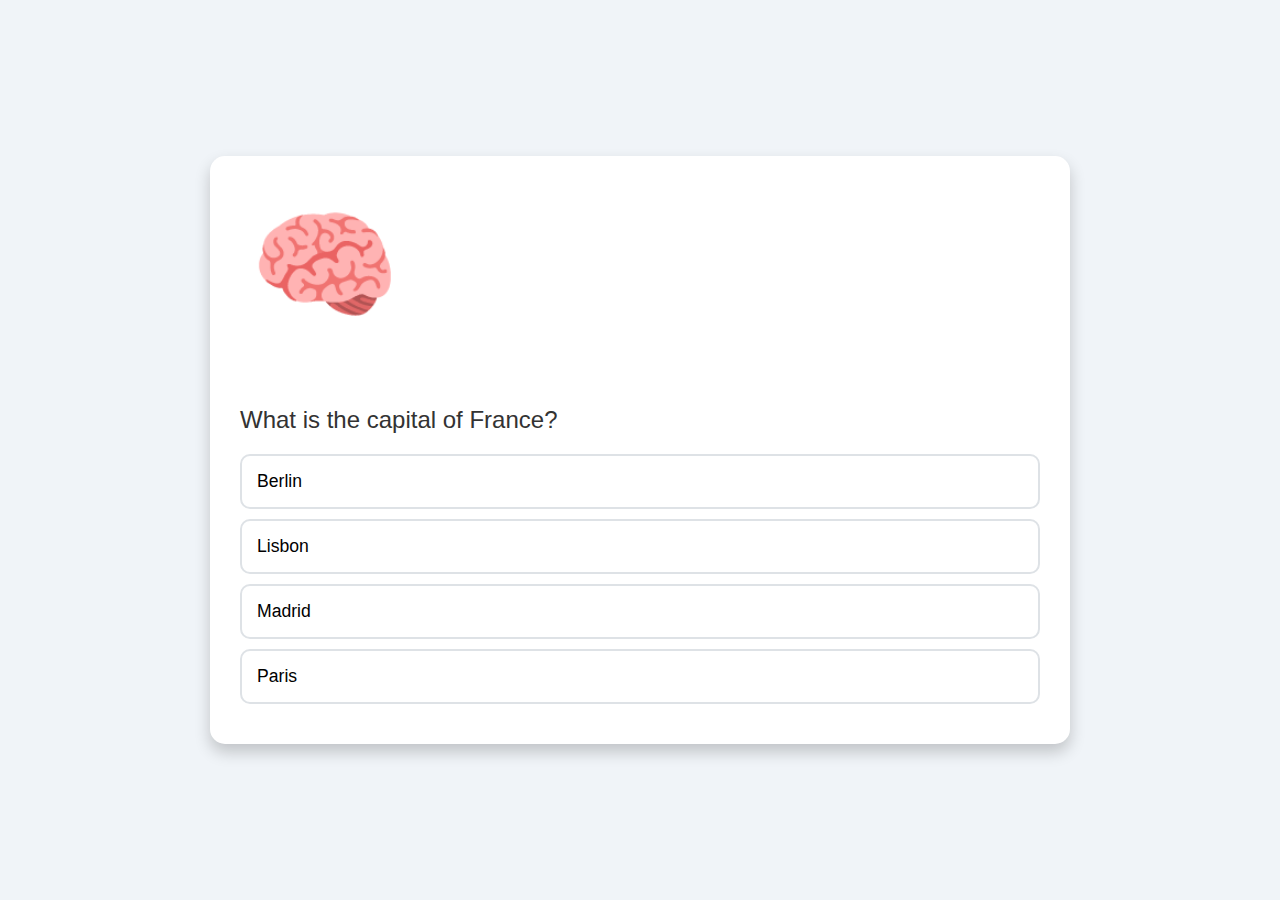
<file: index.html>
<!DOCTYPE html>
<html lang="en">
<head>
    <meta charset="UTF-8">
    <meta name="viewport" content="width=device-width, initial-scale=1.0">
    <title>Quiz Application</title>
    <link rel="stylesheet" href="styles.css">
</head>
<body>
    <div id="quiz-container">
        <h1>Quiz Time!</h1>
        <div id="question">Question goes here</div>
        <div id="options">
            <!-- Options will be dynamically added here -->
        </div>
        <button id="next-button">Next</button>
    </div>
    <script src="scripts.js"></script>
</body>
</html>
</file>
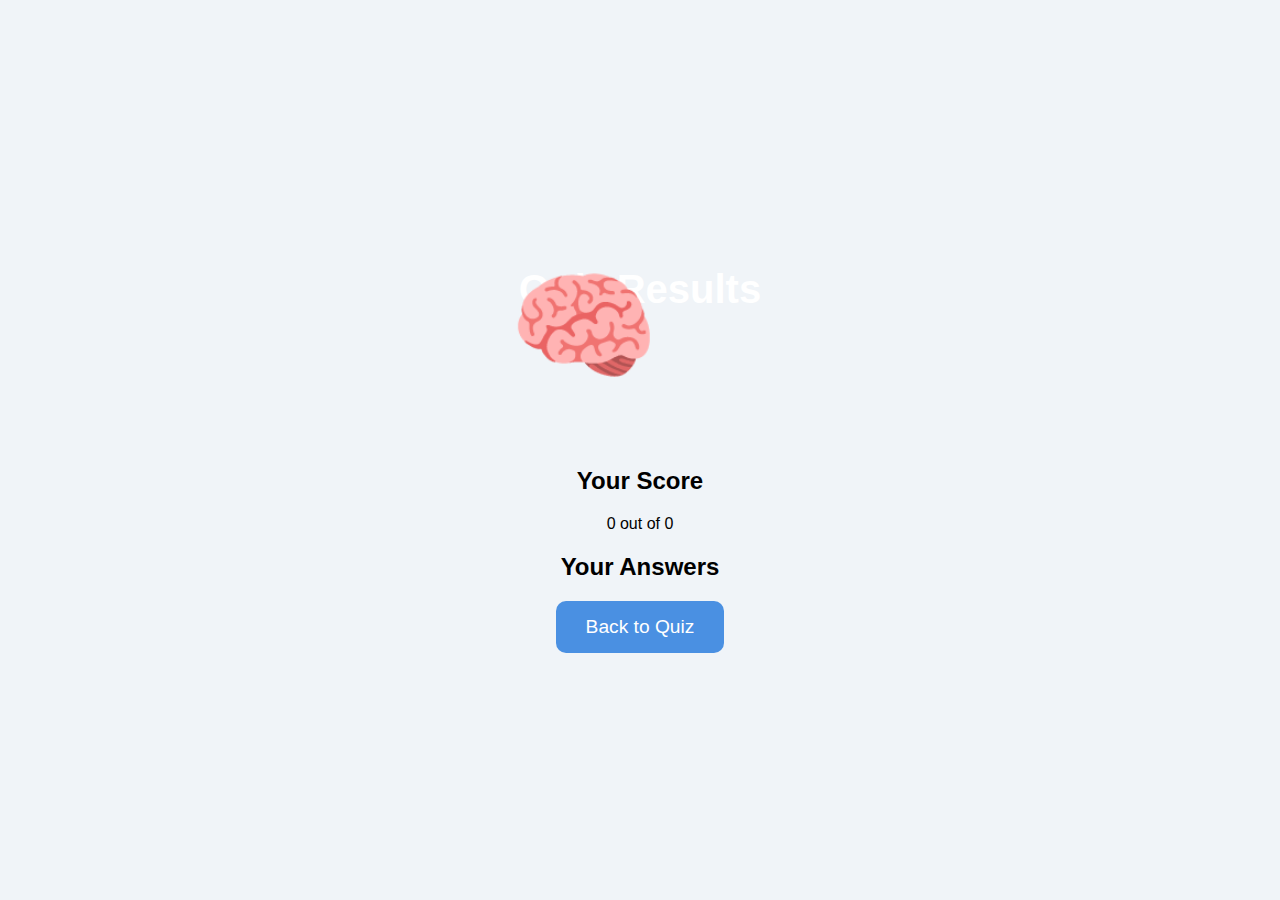
<file: result.html>
<!DOCTYPE html>
<html lang="en">
<head>
    <meta charset="UTF-8">
    <meta name="viewport" content="width=device-width, initial-scale=1.0">
    <title>Quiz Results</title>
    <link rel="stylesheet" href="styles.css">
</head>
<body>
    <div id="result-container">
        <h1>Quiz Results</h1>
        <div id="score-container">
            <h2>Your Score</h2>
            <p id="score"></p>
        </div>
        <div id="answers-container">
            <h2>Your Answers</h2>
            <div id="answers-list"></div>
        </div>
        <button id="back-to-quiz">Back to Quiz</button>
    </div>
    <script src="result.js"></script>
</body>
</html>
</file>
<file: styles.css>
/* Global Styles */
body {
    font-family: 'Arial', sans-serif;
    background-color: #F0F4F8;
    margin: 0;
    padding: 0;
    display: flex;
    justify-content: center;
    align-items: center;
    min-height: 100vh;
    background-image: url('https://images.unsplash.com/photo-1506748686214e9df14fbb0d41e1dfdd4c79b5dd2745b7e5d5b4d1e92ddc5');
    background-size: cover;
    background-position: center;
}

/* Container Styles */
#quiz-container {
    background: #FFFFFF;
    border-radius: 15px;
    box-shadow: 0 8px 16px rgba(0, 0, 0, 0.2);
    width: 90%;
    max-width: 800px;
    padding: 30px;
    transition: transform 0.3s ease, box-shadow 0.3s ease;
}

#quiz-container:hover {
    transform: scale(1.05);
    box-shadow: 0 12px 24px rgba(0, 0, 0, 0.3);
}

/* Header Styles */
h1 {
    font-size: 2.5em;
    margin: 0;
    color: #FFFFFF;
    text-align: center;
    background-image: url('https://images.unsplash.com/photo-1542085845-d2eb8cfb81b0');
    background-size: cover;
    background-position: center;
    padding: 20px;
    border-radius: 10px;
    position: relative;
    overflow: hidden;
    height: 150px;
}

/* Emoji for Header */
h1::before {
    content: "🧠";
    font-size: 3em;
    position: absolute;
    top: 10px;
    left: 10px;
    z-index: 1;
    color: #FFFFFF;
}

/* Question */
#question {
    font-size: 1.5em;
    margin-bottom: 20px;
    color: #333333;
    animation: slideIn 0.5s ease-out;
}

/* Options */
.option {
    background: #FFFFFF;
    border: 2px solid #DEE2E6;
    border-radius: 10px;
    padding: 15px;
    margin: 10px 0;
    cursor: pointer;
    transition: background-color 0.3s, box-shadow 0.3s;
    font-size: 1.1em;
    display: flex;
    align-items: center;
}

.option:hover {
    background-color: #D1D9E6;
    box-shadow: 0 4px 8px rgba(0, 0, 0, 0.2);
}

.option.selected {
    background-color: #B8E0D2;
    border-color: #8AD9B5;
}

.option.correct {
    background-color: #E8F9F2;
    color: #50E3C2;
}

.option.incorrect {
    background-color: #FDE8E8;
    color: #E94F4F;
}

/* Animated Icons */
.option.correct::before {
    content: "✅";
    font-size: 1.5em;
    margin-right: 10px;
}

.option.incorrect::before {
    content: "❌";
    font-size: 1.5em;
    margin-right: 10px;
}

button {
    background-color: #4A90E2;
    color: #FFFFFF;
    border: none;
    border-radius: 10px;
    padding: 15px 30px;
    cursor: pointer;
    font-size: 1.2em;
    transition: background-color 0.3s, transform 0.3s;
    display: block;
    margin: 20px auto 0;
}

button:hover {
    background-color: #357ABD;
    transform: scale(1.05);
}

button.hidden {
    display: none;
}

/* Result Page Styles */
#result-container {
    padding: 20px;
    text-align: center;
}

h1 {
    margin-bottom: 30px;
}

#results {
    padding: 20px;
    background-color: #FFFFFF;
    border-radius: 10px;
    box-shadow: 0 4px 8px rgba(0, 0, 0, 0.2);
}

.question-result {
    margin-bottom: 15px;
    padding: 15px;
    border-radius: 10px;
    transition: background-color 0.3s;
}

.correct {
    background-color: #E8F9F2;
    color: #50E3C2;
}

.incorrect {
    background-color: #FDE8E8;
    color: #E94F4F;
}

.not-attempted {
    background-color: #E9ECEF;
    color: #6C757D;
}

/* Animations */
@keyframes slideIn {
    from { transform: translateY(-20px); opacity: 0; }
    to { transform: translateY(0); opacity: 1; }
}
</file>
